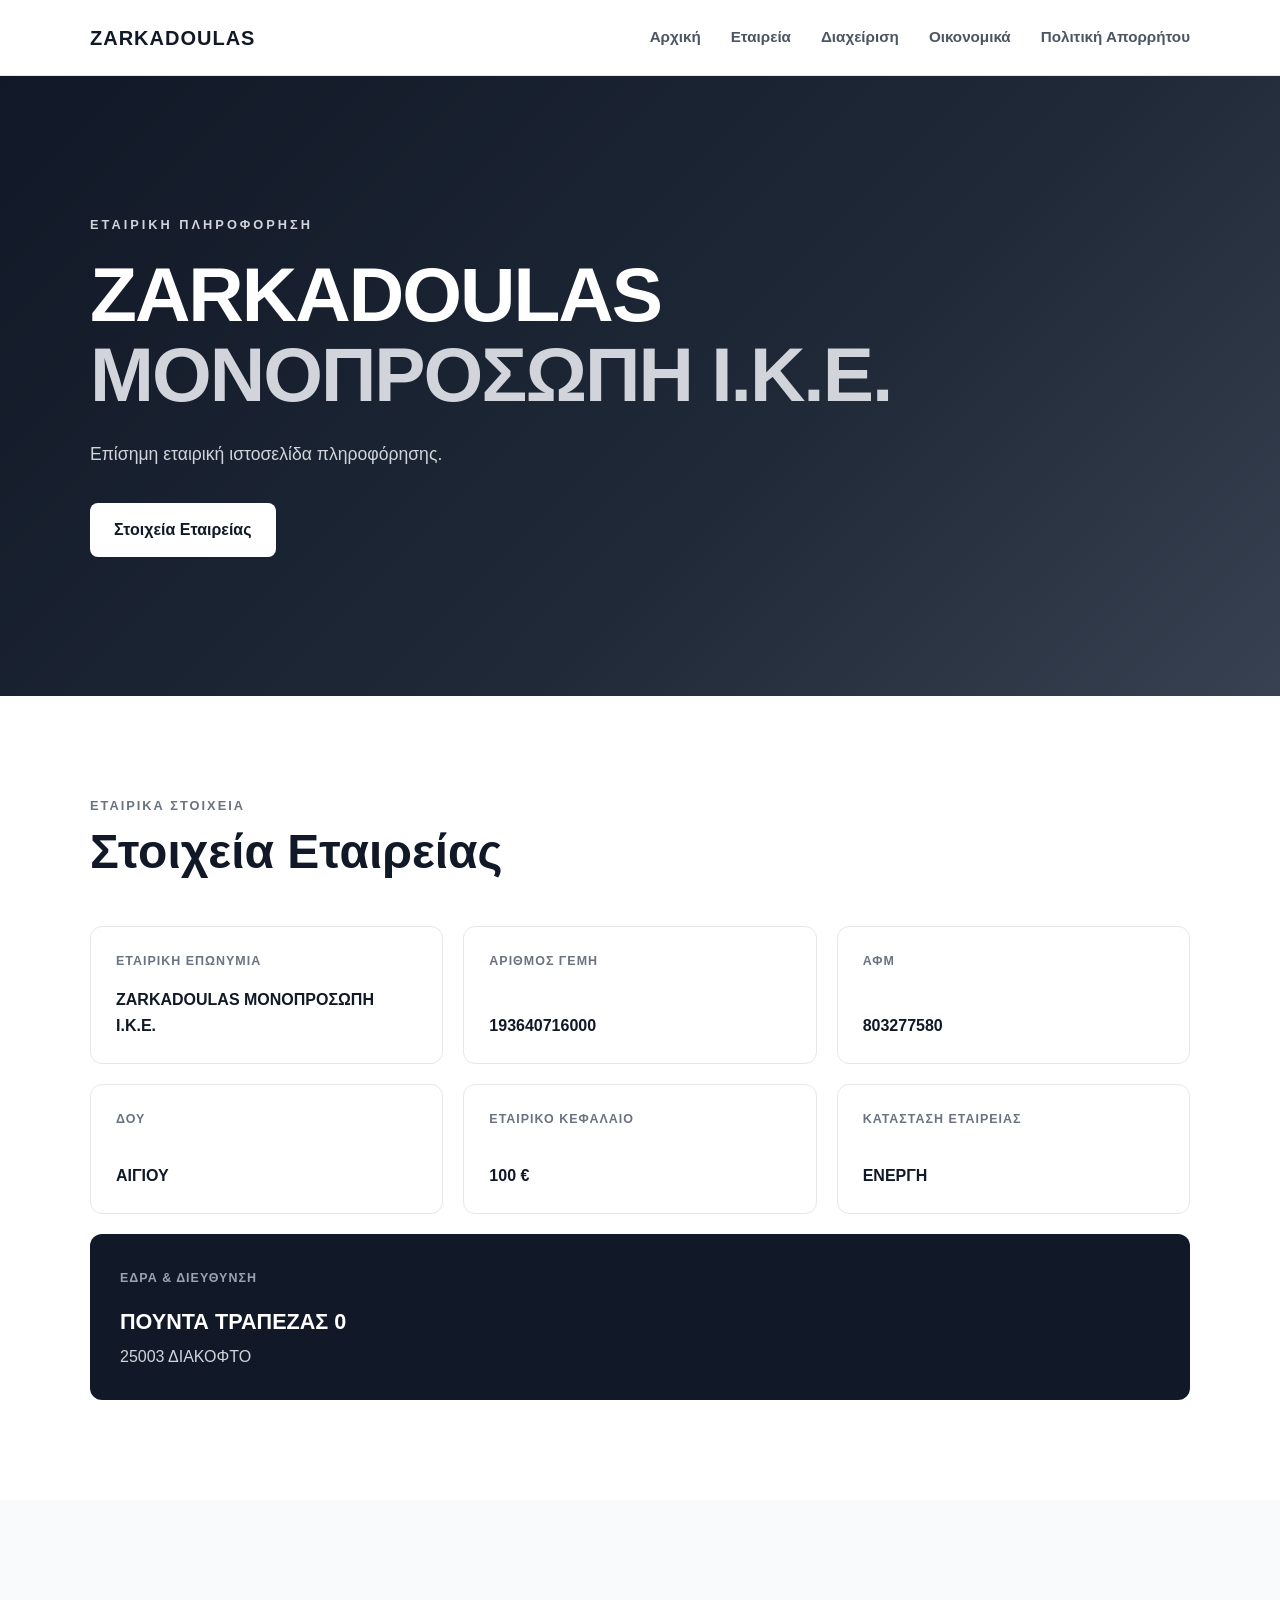
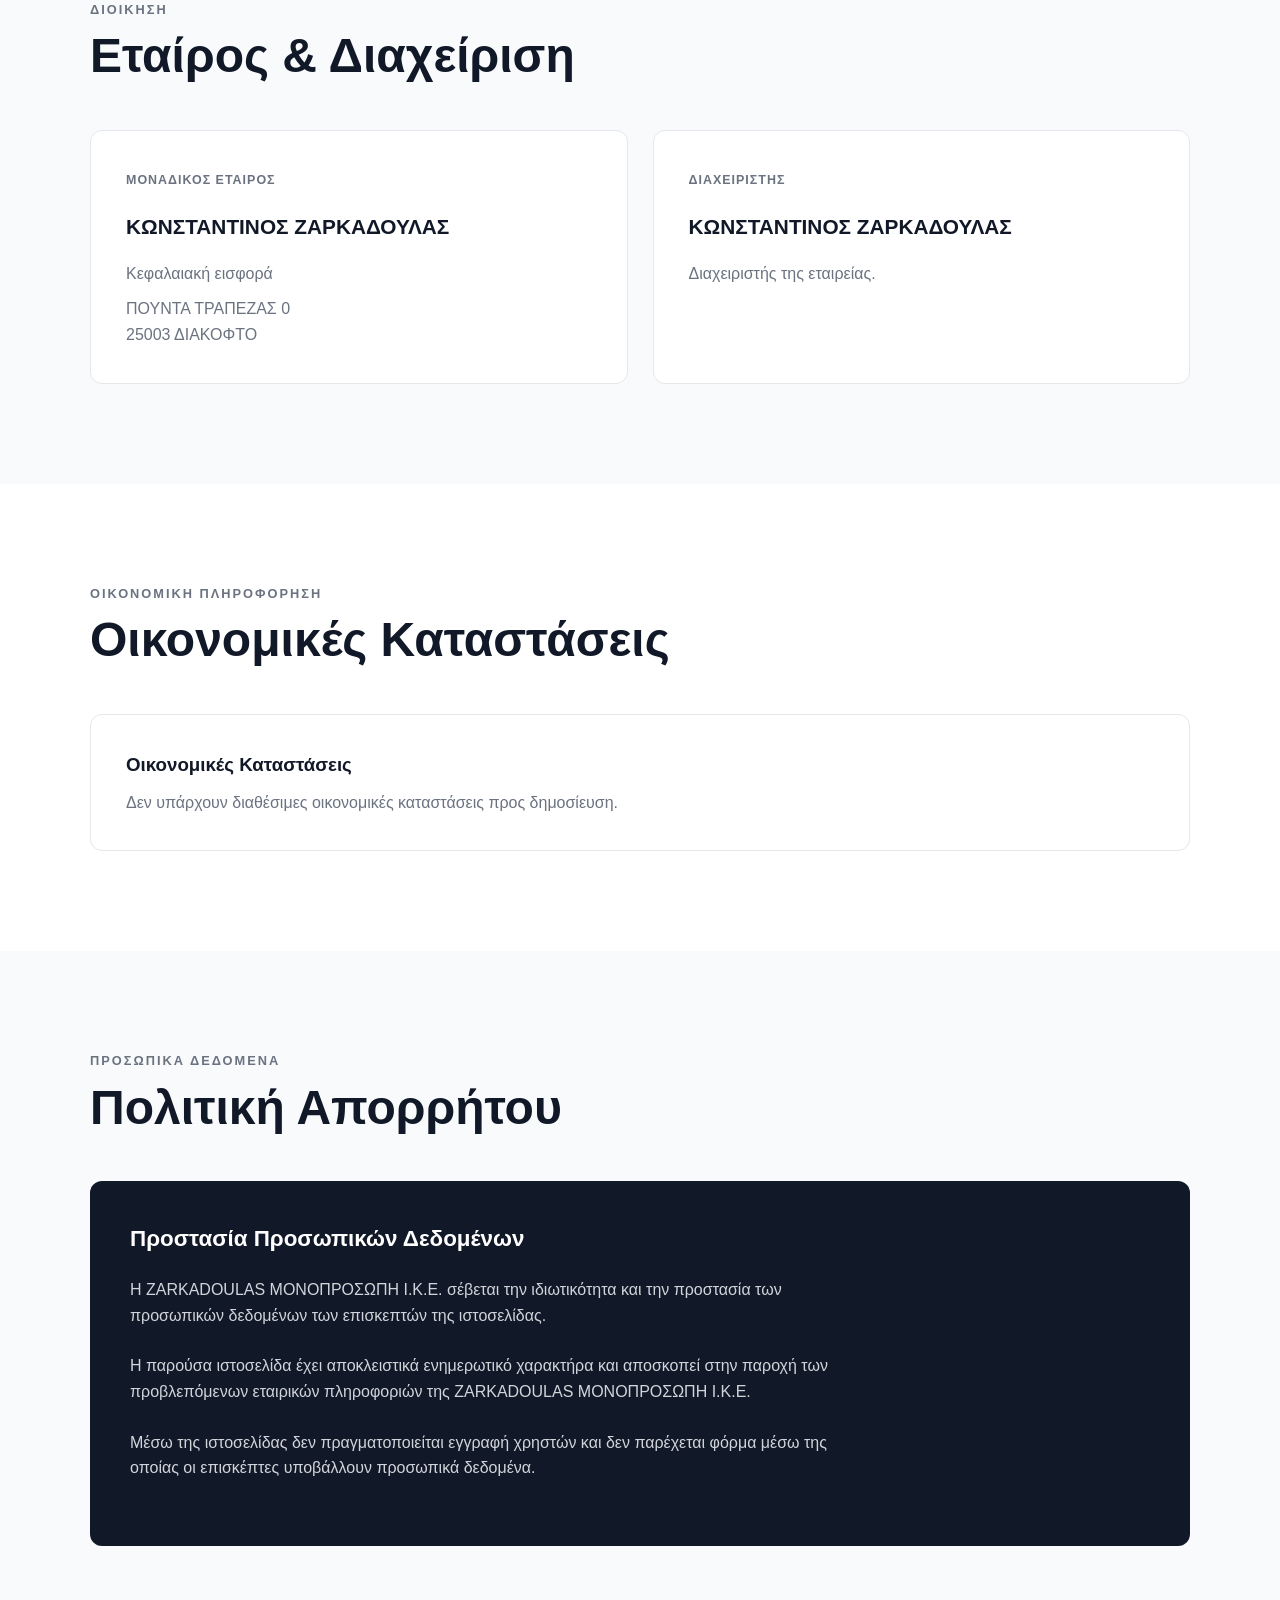
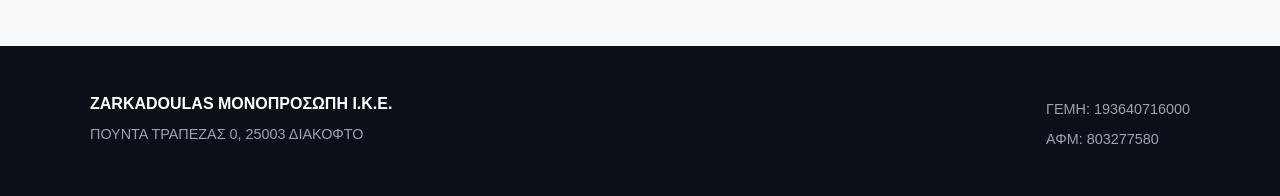
<file: index.html>
<!DOCTYPE html>
<html lang="el">
<head>
    <meta charset="UTF-8">
    <meta name="viewport" content="width=device-width, initial-scale=1.0">

    <title>ZARKADOULAS ΜΟΝΟΠΡΟΣΩΠΗ Ι.Κ.Ε.</title>

    <link rel="stylesheet" href="css/style.css">
</head>

<body>

    <!-- Header -->
    <header class="header">
        <div class="container nav-container">

            <a href="#home" class="logo">
                ZARKADOULAS
            </a>

            <button class="menu-toggle" aria-label="Άνοιγμα μενού" aria-expanded="false">
                <span></span>
                <span></span>
                <span></span>
            </button>

            <nav class="nav">
                <a href="#home">Αρχική</a>
                <a href="#company">Εταιρεία</a>
                <a href="#partners">Διαχείριση</a>
                <a href="#financial">Οικονομικά</a>
                <a href="#privacy">Πολιτική Απορρήτου</a>
            </nav>

        </div>
    </header>


    <main>

        <!-- Hero -->
        <section id="home" class="hero">
            <div class="container hero-content">

                <p class="hero-label">
                    Εταιρική Πληροφόρηση
                </p>

                <h1>
                    ZARKADOULAS<br>
                    <span>ΜΟΝΟΠΡΟΣΩΠΗ Ι.Κ.Ε.</span>
                </h1>

                <p class="hero-description">
                    Επίσημη εταιρική ιστοσελίδα πληροφόρησης.
                </p>

                <a href="#company" class="primary-button">
                    Στοιχεία Εταιρείας
                </a>

            </div>
        </section>


        <!-- Company Information -->
        <section id="company" class="section">
            <div class="container">

                <div class="section-heading">
                    <p>Εταιρικά Στοιχεία</p>
                    <h2>Στοιχεία Εταιρείας</h2>
                </div>

                <div class="info-grid">

                    <div class="info-card">
                        <span>Εταιρική Επωνυμία</span>
                        <strong>ZARKADOULAS ΜΟΝΟΠΡΟΣΩΠΗ Ι.Κ.Ε.</strong>
                    </div>

                    <div class="info-card">
                        <span>Αριθμός ΓΕΜΗ</span>
                        <strong>193640716000</strong>
                    </div>

                    <div class="info-card">
                        <span>ΑΦΜ</span>
                        <strong>803277580</strong>
                    </div>

                    <div class="info-card">
                        <span>ΔΟΥ</span>
                        <strong>ΑΙΓΙΟΥ</strong>
                    </div>

                    <div class="info-card">
                        <span>Εταιρικό Κεφάλαιο</span>
                        <strong>100 €</strong>
                    </div>

                    <div class="info-card">
                        <span>Κατάσταση Εταιρείας</span>
                        <strong>ΕΝΕΡΓΗ</strong>
                    </div>

                </div>

                <div class="address-card">
                    <span>Έδρα & Διεύθυνση</span>
                    <h3>ΠΟΥΝΤΑ ΤΡΑΠΕΖΑΣ 0</h3>
                    <p>25003 ΔΙΑΚΟΦΤΟ</p>
                </div>

            </div>
        </section>


        <!-- Partners / Management -->
        <section id="partners" class="section section-light">
            <div class="container">

                <div class="section-heading">
                    <p>Διοίκηση</p>
                    <h2>Εταίρος & Διαχείριση</h2>
                </div>

                <div class="management-grid">

                    <article class="management-card">
                        <span>Μοναδικός Εταίρος</span>

                        <h3>ΚΩΝΣΤΑΝΤΙΝΟΣ ΖΑΡΚΑΔΟΥΛΑΣ</h3>

                        <p>
                            Κεφαλαιακή εισφορά
                        </p>

                        <p>
                            ΠΟΥΝΤΑ ΤΡΑΠΕΖΑΣ 0<br>
                            25003 ΔΙΑΚΟΦΤΟ
                        </p>
                    </article>


                    <article class="management-card">
                        <span>Διαχειριστής</span>

                        <h3>ΚΩΝΣΤΑΝΤΙΝΟΣ ΖΑΡΚΑΔΟΥΛΑΣ</h3>

                        <p>
                            Διαχειριστής της εταιρείας.
                        </p>
                    </article>

                </div>

            </div>
        </section>


        <!-- Financial Statements -->
        <section id="financial" class="section">
            <div class="container">

                <div class="section-heading">
                    <p>Οικονομική Πληροφόρηση</p>
                    <h2>Οικονομικές Καταστάσεις</h2>
                </div>

                <div class="financial-card">

                    <div>
                        <h3>Οικονομικές Καταστάσεις</h3>

                        <p>
                            Δεν υπάρχουν διαθέσιμες οικονομικές
                            καταστάσεις προς δημοσίευση.
                        </p>
                    </div>

                </div>

            </div>
        </section>


        <!-- Privacy Policy -->
        <section id="privacy" class="section section-light">
            <div class="container">

                <div class="section-heading">
                    <p>Προσωπικά Δεδομένα</p>
                    <h2>Πολιτική Απορρήτου</h2>
                </div>

                <div class="privacy-card">

                    <h3>Προστασία Προσωπικών Δεδομένων</h3>

                    <p>
                        Η ZARKADOULAS ΜΟΝΟΠΡΟΣΩΠΗ Ι.Κ.Ε. σέβεται την
                        ιδιωτικότητα και την προστασία των προσωπικών δεδομένων
                        των επισκεπτών της ιστοσελίδας.
                    </p>

                    <p>
                        Η παρούσα ιστοσελίδα έχει αποκλειστικά ενημερωτικό
                        χαρακτήρα και αποσκοπεί στην παροχή των προβλεπόμενων
                        εταιρικών πληροφοριών της ZARKADOULAS ΜΟΝΟΠΡΟΣΩΠΗ Ι.Κ.Ε.
                    </p>

                    <p>
                        Μέσω της ιστοσελίδας δεν πραγματοποιείται εγγραφή
                        χρηστών και δεν παρέχεται φόρμα μέσω της οποίας
                        οι επισκέπτες υποβάλλουν προσωπικά δεδομένα.
                    </p>

                </div>

            </div>
        </section>

    </main>


    <!-- Footer -->
    <footer class="footer">
        <div class="container footer-content">

            <div>
                <strong>ZARKADOULAS ΜΟΝΟΠΡΟΣΩΠΗ Ι.Κ.Ε.</strong>

                <p>
                    ΠΟΥΝΤΑ ΤΡΑΠΕΖΑΣ 0, 25003 ΔΙΑΚΟΦΤΟ
                </p>
            </div>

            <div>
                <p>ΓΕΜΗ: 193640716000</p>
                <p>ΑΦΜ: 803277580</p>
            </div>

        </div>
    </footer>


    <script src="js/script.js"></script>

</body>
</html>
</file>
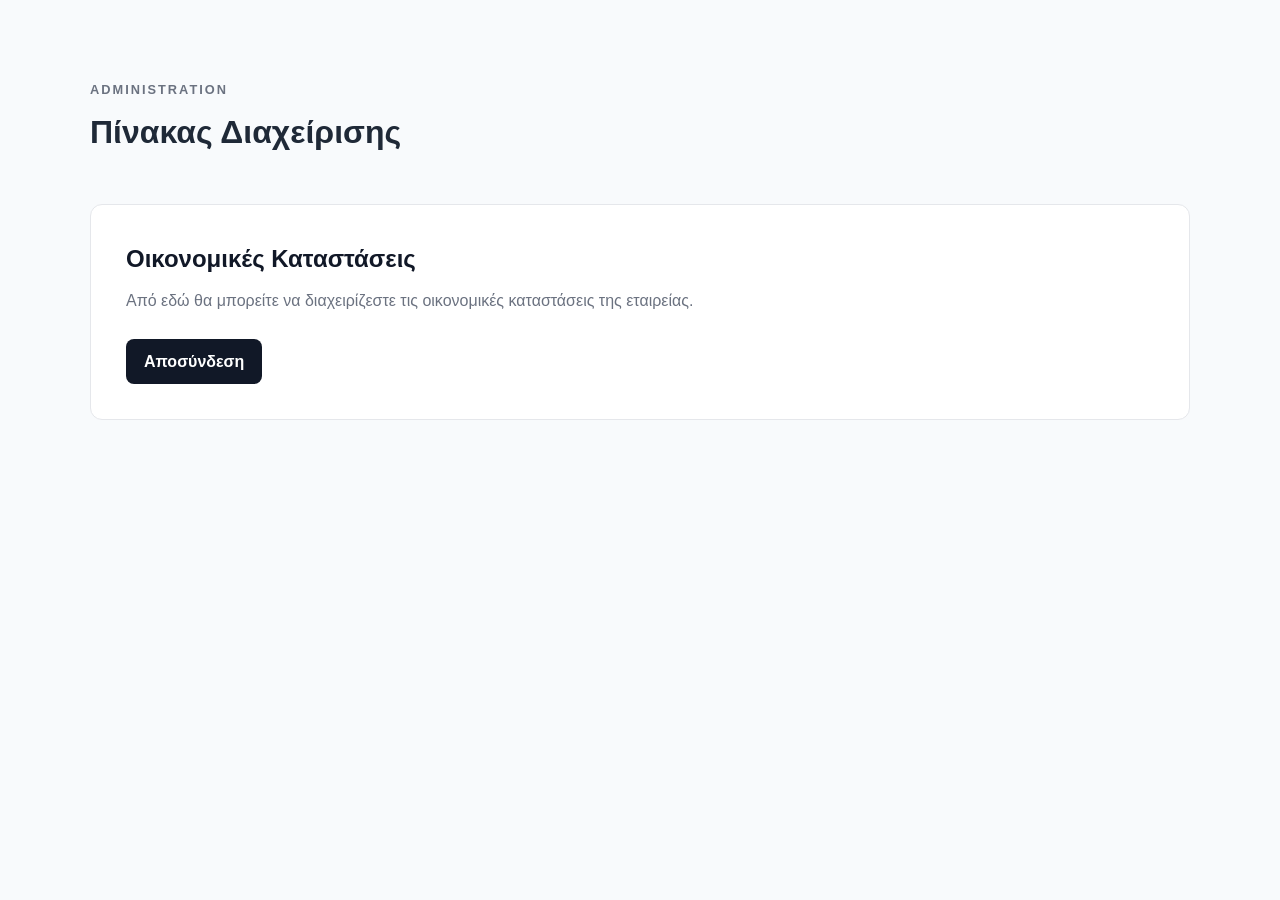
<file: templates/admin.html>
<!DOCTYPE html>
<html lang="el">

<head>
    <meta charset="UTF-8">
    <meta name="viewport" content="width=device-width, initial-scale=1.0">

    <title>Admin | ZARKADOULAS</title>

    <link rel="stylesheet" href="/css/style.css">
</head>

<body>

    <main class="admin-page">

        <div class="container">

            <div class="section-heading">
                <p>Administration</p>
                <h1>Πίνακας Διαχείρισης</h1>
            </div>

            <div class="admin-card">

                <h2>Οικονομικές Καταστάσεις</h2>

                <p>
                    Από εδώ θα μπορείτε να διαχειρίζεστε
                    τις οικονομικές καταστάσεις της εταιρείας.
                </p>

                <a href="/logout" class="admin-logout">
                    Αποσύνδεση
                </a>

            </div>

        </div>

    </main>

</body>
</html>
</file>
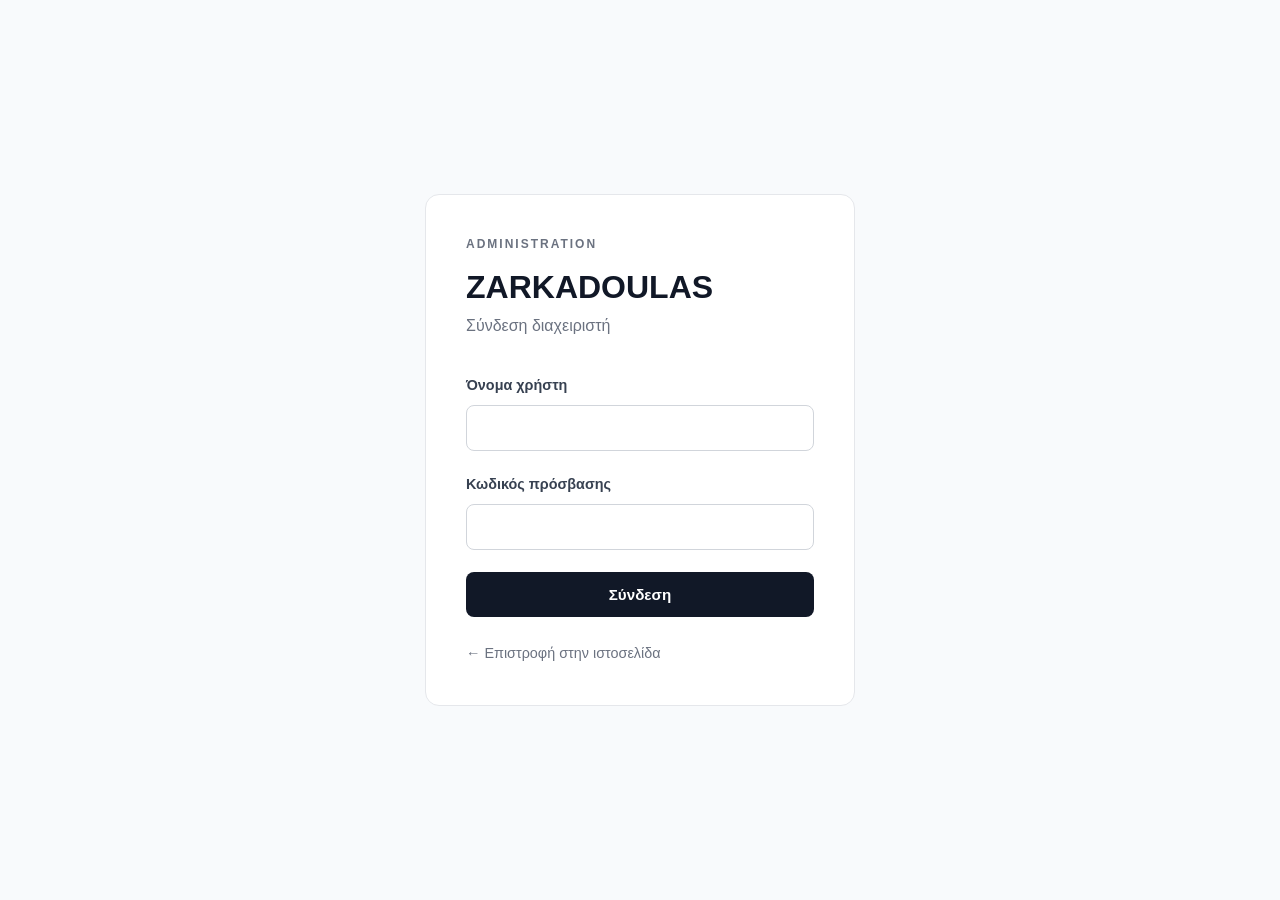
<file: templates/login.html>
<!DOCTYPE html>
<html lang="el">

<head>
    <meta charset="UTF-8">
    <meta name="viewport" content="width=device-width, initial-scale=1.0">

    <title>Σύνδεση | ZARKADOULAS</title>

    <link rel="stylesheet" href="/css/style.css">
</head>

<body>

    <main class="login-page">

        <div class="login-container">

            <div class="login-header">
                <p>ADMINISTRATION</p>
                <h1>ZARKADOULAS</h1>
                <span>Σύνδεση διαχειριστή</span>
            </div>

            <form action="/login" method="POST" class="login-form">

                <div class="form-group">
                    <label for="username">Όνομα χρήστη</label>

                    <input
                        type="text"
                        id="username"
                        name="username"
                        autocomplete="username"
                        required
                    >
                </div>

                <div class="form-group">
                    <label for="password">Κωδικός πρόσβασης</label>

                    <input
                        type="password"
                        id="password"
                        name="password"
                        autocomplete="current-password"
                        required
                    >
                </div>

                <button type="submit" class="login-button">
                    Σύνδεση
                </button>

            </form>

            <a href="/" class="back-home">
                ← Επιστροφή στην ιστοσελίδα
            </a>

        </div>

    </main>

</body>
</html>
</file>
<file: css/style.css>
/* =========================
   BASIC RESET
========================= */

* {
    margin: 0;
    padding: 0;
    box-sizing: border-box;
}

html {
    scroll-behavior: smooth;
}

body {
    font-family: Arial, Helvetica, sans-serif;
    color: #1f2937;
    background-color: #ffffff;
    line-height: 1.6;
}

.container {
    width: min(1100px, 90%);
    margin: 0 auto;
}


/* =========================
   HEADER
========================= */

.header {
    position: sticky;
    top: 0;
    z-index: 1000;
    background: rgba(255, 255, 255, 0.96);
    border-bottom: 1px solid #e5e7eb;
}

.nav-container {
    min-height: 75px;
    display: flex;
    align-items: center;
    justify-content: space-between;
}

.logo {
    color: #111827;
    text-decoration: none;
    font-size: 1.25rem;
    font-weight: 800;
    letter-spacing: 1px;
}

.nav {
    display: flex;
    gap: 30px;
}

.nav a {
    color: #4b5563;
    text-decoration: none;
    font-size: 0.95rem;
    font-weight: 600;
    transition: color 0.2s ease;
}

.nav a:hover {
    color: #111827;
}


/* =========================
   HERO
========================= */

.hero {
    min-height: 620px;
    display: flex;
    align-items: center;
    background:
        linear-gradient(
            135deg,
            #111827 0%,
            #1f2937 60%,
            #374151 100%
        );
    color: white;
}

.hero-content {
    padding: 100px 0;
}

.hero-label {
    margin-bottom: 18px;
    text-transform: uppercase;
    letter-spacing: 3px;
    font-size: 0.8rem;
    font-weight: 700;
    color: #d1d5db;
}

.hero h1 {
    max-width: 850px;
    font-size: clamp(2.6rem, 6vw, 5rem);
    line-height: 1.05;
    letter-spacing: -2px;
}

.hero h1 span {
    color: #d1d5db;
}

.hero-description {
    max-width: 550px;
    margin: 25px 0 35px;
    color: #d1d5db;
    font-size: 1.1rem;
}

.primary-button,
.secondary-button {
    display: inline-block;
    text-decoration: none;
    border-radius: 8px;
    font-weight: 700;
    transition:
        transform 0.2s ease,
        background-color 0.2s ease;
}

.primary-button {
    padding: 14px 24px;
    background: #ffffff;
    color: #111827;
}

.primary-button:hover {
    transform: translateY(-2px);
    background: #f3f4f6;
}


/* =========================
   GENERAL SECTIONS
========================= */

.section {
    padding: 100px 0;
}

.section-light {
    background: #f8fafc;
}

.section-heading {
    margin-bottom: 45px;
}

.section-heading > p {
    margin-bottom: 7px;
    color: #6b7280;
    font-size: 0.8rem;
    font-weight: 700;
    letter-spacing: 2px;
    text-transform: uppercase;
}

.section-heading h2 {
    color: #111827;
    font-size: clamp(2rem, 4vw, 3rem);
    line-height: 1.2;
}


/* =========================
   COMPANY INFORMATION
========================= */

.info-grid {
    display: grid;
    grid-template-columns: repeat(3, 1fr);
    gap: 20px;
}

.info-card {
    min-height: 130px;
    padding: 25px;
    display: flex;
    flex-direction: column;
    justify-content: space-between;
    background: #ffffff;
    border: 1px solid #e5e7eb;
    border-radius: 12px;
}

.info-card span,
.address-card span,
.management-card > span {
    color: #6b7280;
    font-size: 0.78rem;
    font-weight: 700;
    letter-spacing: 1px;
    text-transform: uppercase;
}

.info-card strong {
    margin-top: 15px;
    color: #111827;
    font-size: 1rem;
}

.address-card {
    margin-top: 20px;
    padding: 30px;
    background: #111827;
    color: #ffffff;
    border-radius: 12px;
}

.address-card span {
    color: #9ca3af;
}

.address-card h3 {
    margin-top: 15px;
    font-size: 1.35rem;
}

.address-card p {
    margin-top: 5px;
    color: #d1d5db;
}


/* =========================
   MANAGEMENT
========================= */

.management-grid {
    display: grid;
    grid-template-columns: repeat(2, 1fr);
    gap: 25px;
}

.management-card {
    padding: 35px;
    background: #ffffff;
    border: 1px solid #e5e7eb;
    border-radius: 12px;
}

.management-card h3 {
    margin: 18px 0;
    color: #111827;
    font-size: 1.3rem;
}

.management-card p {
    margin-top: 10px;
    color: #6b7280;
}


/* =========================
   FINANCIAL
========================= */

.financial-card {
    padding: 35px;
    background: #ffffff;
    border: 1px solid #e5e7eb;
    border-radius: 12px;
}

.financial-card h3 {
    margin-bottom: 10px;
    color: #111827;
}

.financial-card p {
    color: #6b7280;
}


/* =========================
   PRIVACY
========================= */

.privacy-card {
    padding: 40px;
    background: #111827;
    color: white;
    border-radius: 12px;
}

.privacy-card h3 {
    margin-bottom: 20px;
    color: #ffffff;
    font-size: 1.4rem;
}

.privacy-card p {
    max-width: 700px;
    margin-bottom: 25px;
    color: #d1d5db;
}

.secondary-button {
    padding: 13px 22px;
    background: #ffffff;
    color: #111827;
}

.secondary-button:hover {
    transform: translateY(-2px);
    background: #f3f4f6;
}


/* =========================
   FOOTER
========================= */

.footer {
    padding: 45px 0;
    background: #0b0f17;
    color: #d1d5db;
}

.footer-content {
    display: flex;
    justify-content: space-between;
    gap: 30px;
}

.footer strong {
    color: #ffffff;
}

.footer p {
    margin-top: 7px;
    font-size: 0.9rem;
    color: #9ca3af;
}


/* =========================
   MOBILE MENU
========================= */

.menu-toggle {
    display: none;
    width: 35px;
    height: 30px;
    background: none;
    border: none;
    cursor: pointer;
}

.menu-toggle span {
    display: block;
    width: 100%;
    height: 2px;
    margin: 6px 0;
    background: #111827;
    transition: 0.3s ease;
}


/* =========================
   RESPONSIVE
========================= */

@media (max-width: 850px) {

    .menu-toggle {
        display: block;
    }

    .nav {
        position: absolute;
        top: 75px;
        left: 0;

        width: 100%;
        padding: 25px 5%;

        display: none;
        flex-direction: column;
        gap: 20px;

        background: #ffffff;
        border-bottom: 1px solid #e5e7eb;
    }

    .nav.active {
        display: flex;
    }

    .hero {
        min-height: 540px;
    }

    .info-grid {
        grid-template-columns: repeat(2, 1fr);
    }

    .management-grid {
        grid-template-columns: 1fr;
    }
}


@media (max-width: 600px) {

    .nav-container {
        min-height: 65px;
    }

    .hero {
        min-height: 500px;
    }

    .hero-content {
        padding: 70px 0;
    }

    .hero h1 {
        letter-spacing: -1px;
    }

    .section {
        padding: 70px 0;
    }

    .info-grid {
        grid-template-columns: 1fr;
    }

    .management-card,
    .financial-card,
    .privacy-card,
    .address-card {
        padding: 25px;
    }

    .footer-content {
        flex-direction: column;
    }
}


/* =========================
   ADMIN
========================= */

.admin-page {
    min-height: 100vh;
    padding: 80px 0;
    background: #f8fafc;
}

.admin-card {
    margin-top: 40px;
    padding: 35px;

    background: #ffffff;

    border: 1px solid #e5e7eb;
    border-radius: 12px;
}

.admin-card h2 {
    margin-bottom: 10px;
    color: #111827;
}

.admin-card p {
    color: #6b7280;
}

/* =========================
   LOGIN
========================= */

.login-page {
    min-height: 100vh;
    display: flex;
    align-items: center;
    justify-content: center;
    padding: 30px 20px;
    background: #f8fafc;
}

.login-container {
    width: 100%;
    max-width: 430px;
    padding: 40px;
    background: #ffffff;
    border: 1px solid #e5e7eb;
    border-radius: 14px;
}

.login-header {
    margin-bottom: 35px;
}

.login-header p {
    margin-bottom: 8px;
    color: #6b7280;
    font-size: 0.75rem;
    font-weight: 700;
    letter-spacing: 2px;
}

.login-header h1 {
    color: #111827;
    font-size: 2rem;
}

.login-header span {
    color: #6b7280;
}

.login-form {
    display: flex;
    flex-direction: column;
    gap: 22px;
}

.form-group {
    display: flex;
    flex-direction: column;
    gap: 8px;
}

.form-group label {
    color: #374151;
    font-size: 0.9rem;
    font-weight: 700;
}

.form-group input {
    width: 100%;
    padding: 13px 14px;
    border: 1px solid #d1d5db;
    border-radius: 8px;
    outline: none;
    font-size: 1rem;
}

.form-group input:focus {
    border-color: #111827;
}

.login-button {
    padding: 14px;
    background: #111827;
    color: #ffffff;
    border: none;
    border-radius: 8px;
    font-size: 0.95rem;
    font-weight: 700;
    cursor: pointer;
}

.login-button:hover {
    background: #1f2937;
}

.back-home {
    display: inline-block;
    margin-top: 25px;
    color: #6b7280;
    text-decoration: none;
    font-size: 0.9rem;
}

.back-home:hover {
    color: #111827;
}

.admin-logout {
    display: inline-block;
    margin-top: 25px;
    padding: 10px 18px;

    background: #111827;
    color: #ffffff;

    text-decoration: none;
    border-radius: 8px;
    font-weight: 700;
}

.admin-logout:hover {
    background: #1f2937;
}
</file>
